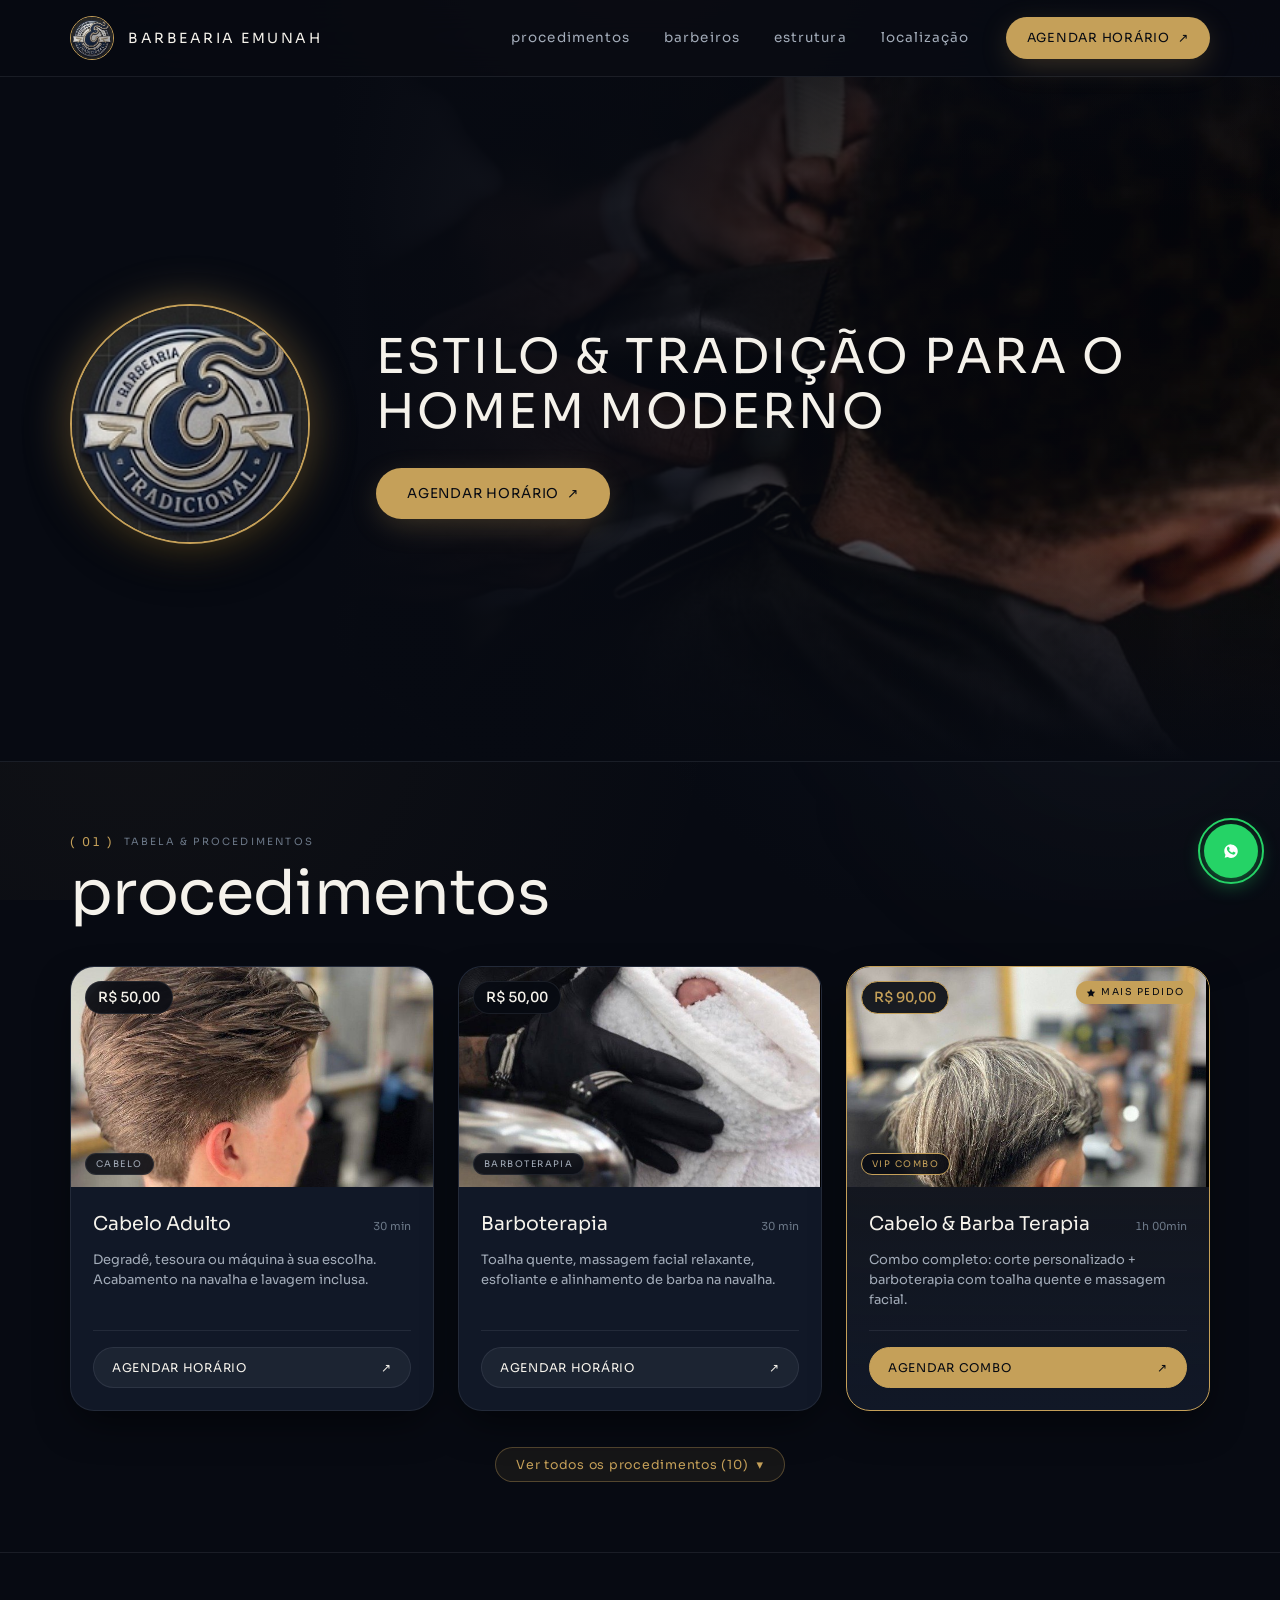
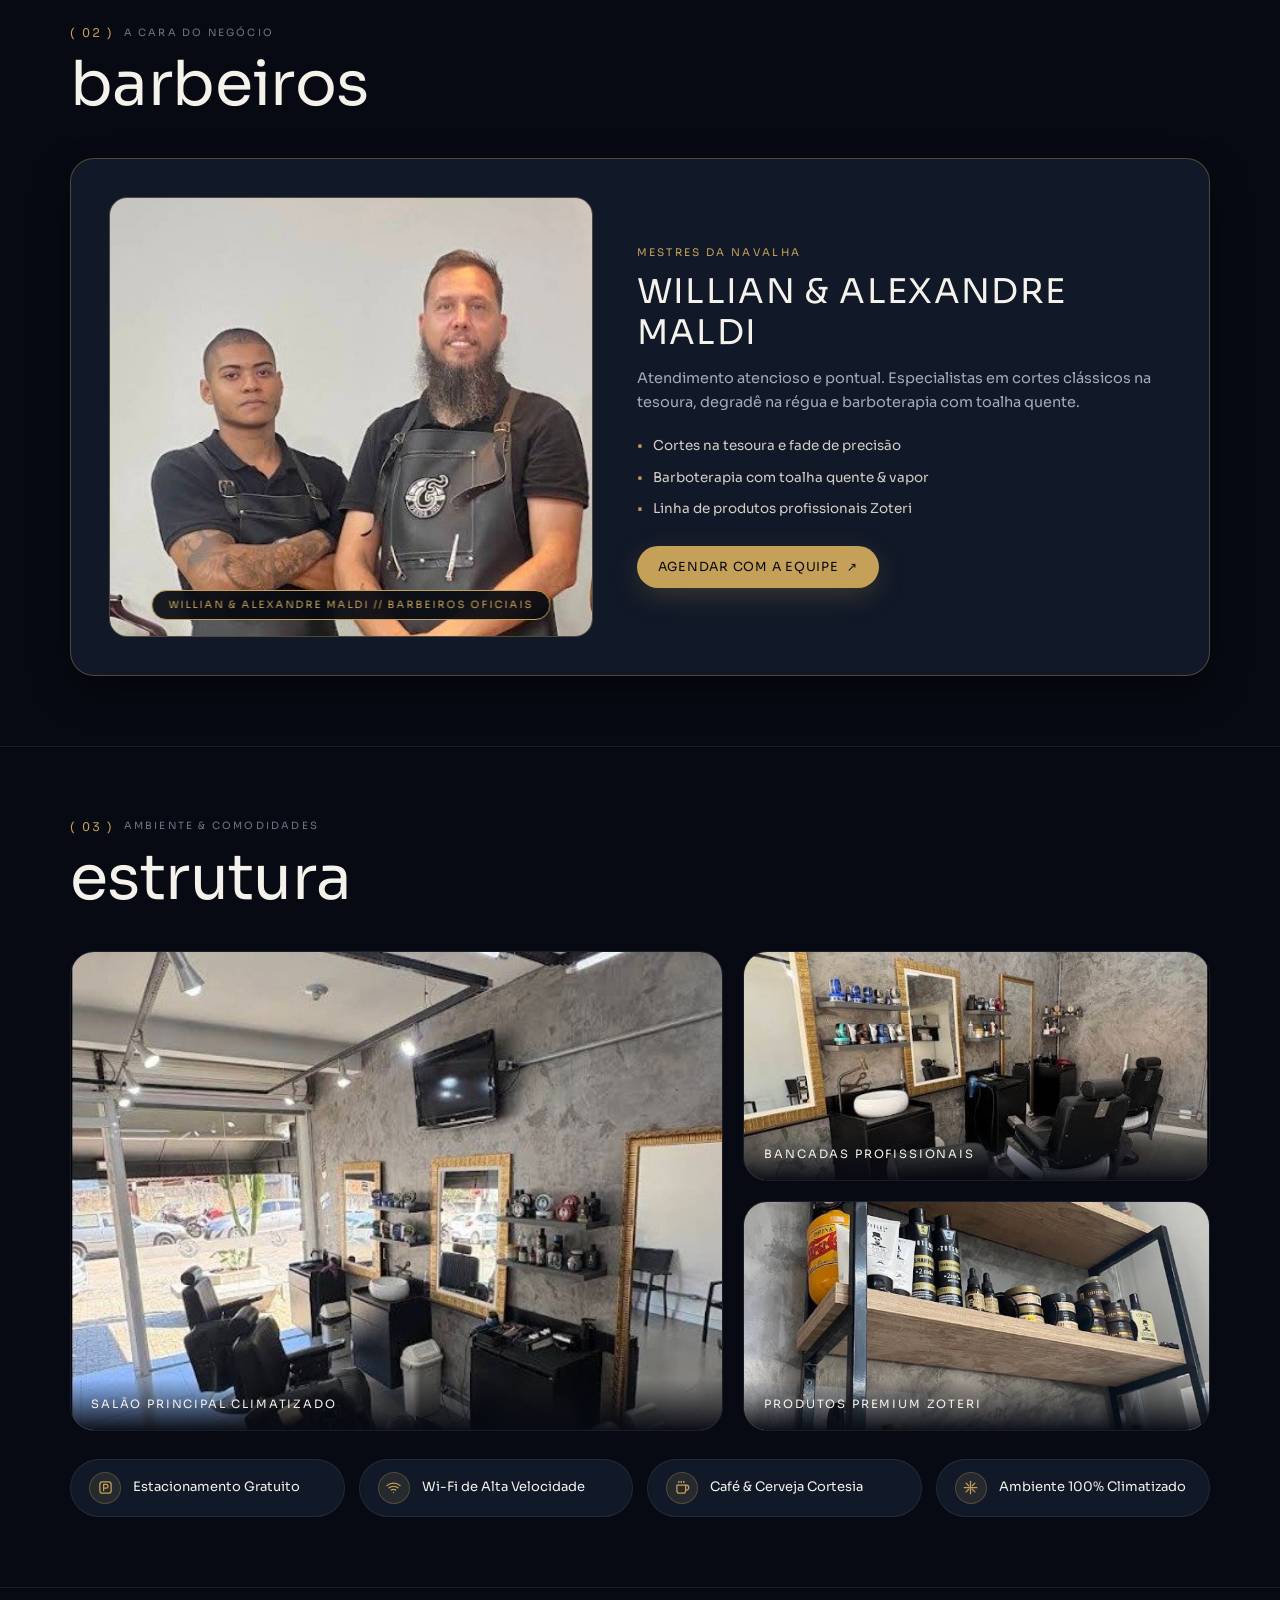
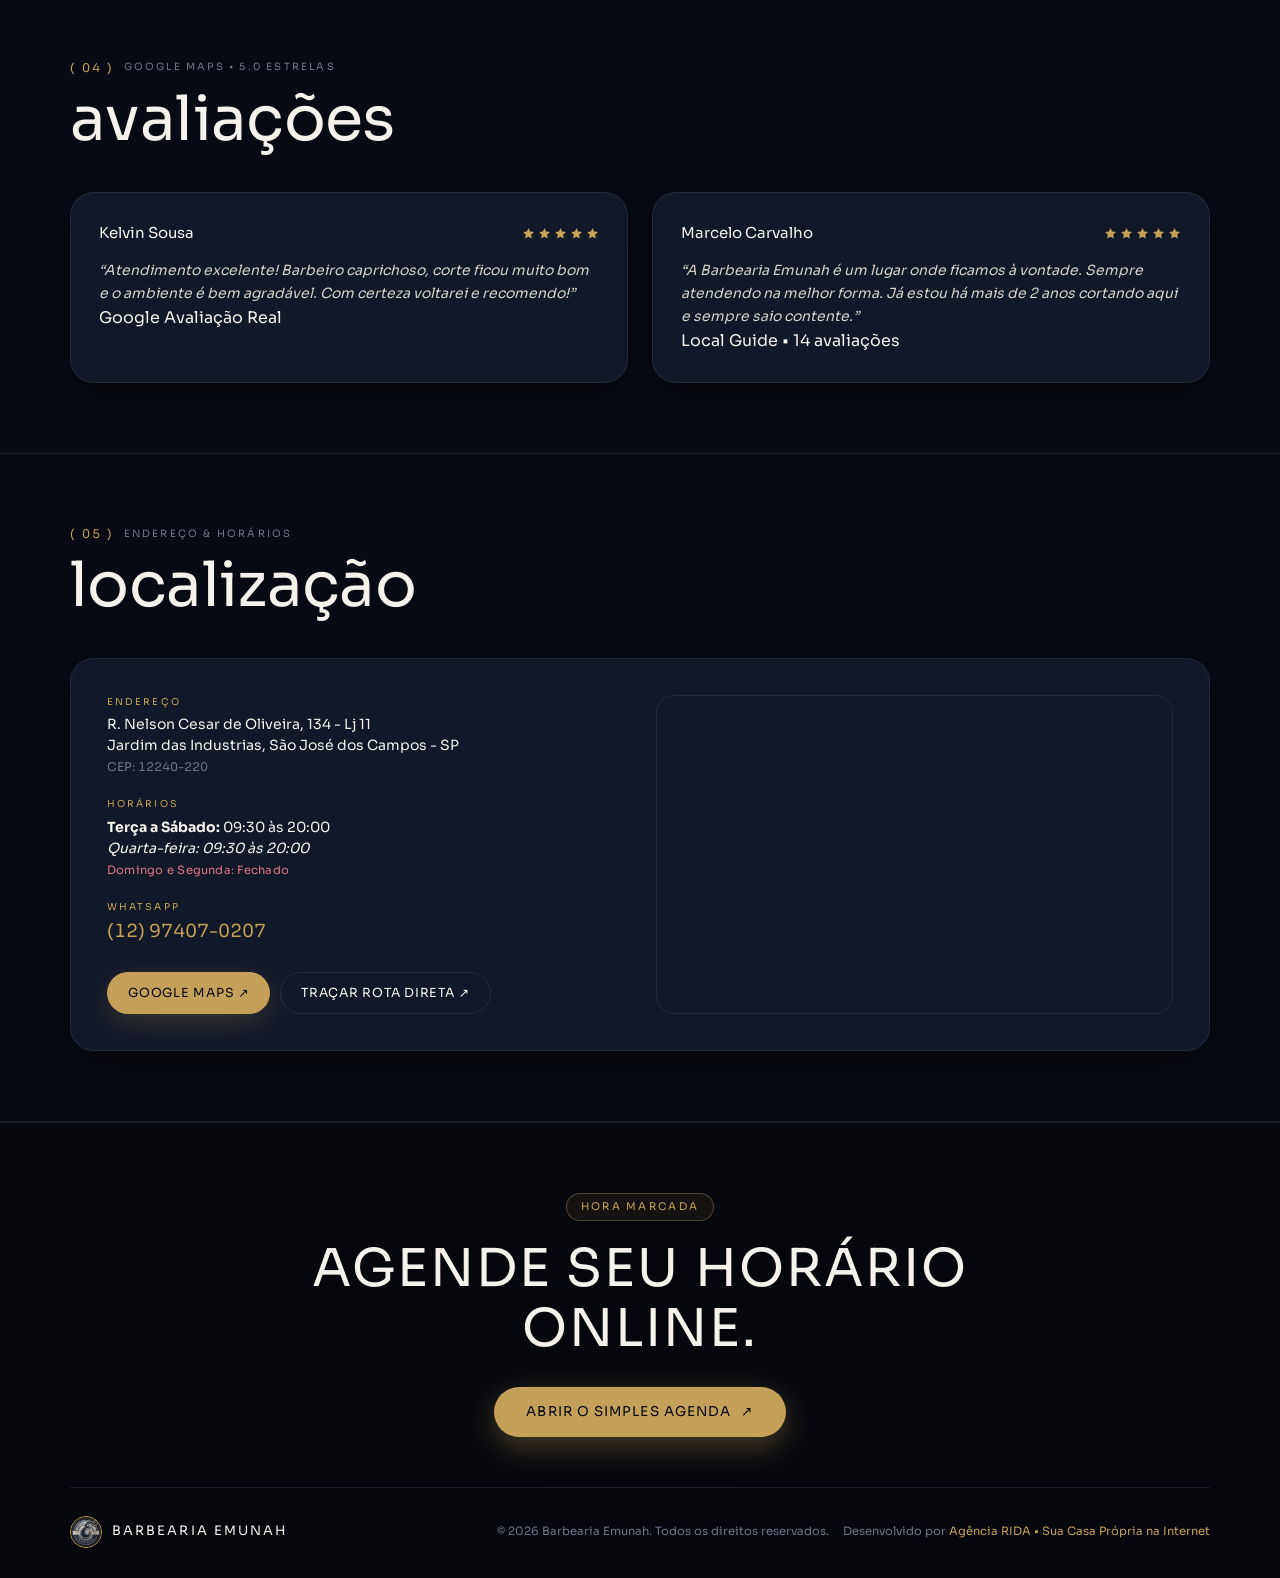
<file: index.html>
<!DOCTYPE html>
<html lang="pt-BR">
<head>
  <meta charset="UTF-8">
  <meta name="viewport" content="width=device-width, initial-scale=1.0">
  <title>Barbearia Emunah • Corte &amp; Barba Tradicional | SJC</title>
  <meta name="description" content="Barbearia tradicional no Jardim das Indústrias em São José dos Campos. Cortes de alta precisão, barboterapia com toalha quente e agendamento online simples.">
  
  <!-- Tipografia Oficial RIDA: Sora Uniform 400 -->
  <link rel="preconnect" href="https://fonts.googleapis.com">
  <link rel="preconnect" href="https://fonts.gstatic.com" crossorigin>
  <link href="https://fonts.googleapis.com/css2?family=Sora:wght@300;400;500;600;700&display=swap" rel="stylesheet">
  
  <!-- Estilos Oficiais -->
  <link rel="stylesheet" href="assets/styles.css">
  
  <!-- Script de Interações & Abertura Splash 1.8s -->
  <script src="assets/app.js" defer></script>
</head>
<body class="bg-nia-canvas">

  <!-- ================= ABERTURA DE ENTRADA (1.8s • TESOURA CORTANDO • SEM BOTÃO • SEM TEXTO) ================= -->
  <div id="siteSplash" class="site-splash" aria-hidden="true">
    <div class="splash-scissors-container">
      <svg class="scissors-svg" viewBox="0 0 240 240" fill="none" xmlns="http://www.w3.org/2000/svg">
        <defs>
          <linearGradient id="goldBladeGrad" x1="120" y1="120" x2="215" y2="120" gradientUnits="userSpaceOnUse">
            <stop offset="0%" stop-color="#C5A059" />
            <stop offset="35%" stop-color="#F5E4B5" />
            <stop offset="70%" stop-color="#C5A059" />
            <stop offset="100%" stop-color="#8E6F33" />
          </linearGradient>
          <linearGradient id="goldBodyGrad" x1="40" y1="60" x2="160" y2="180" gradientUnits="userSpaceOnUse">
            <stop offset="0%" stop-color="#F2D898" />
            <stop offset="50%" stop-color="#C5A059" />
            <stop offset="100%" stop-color="#735520" />
          </linearGradient>
          <linearGradient id="edgeGrad" x1="120" y1="120" x2="215" y2="120" gradientUnits="userSpaceOnUse">
            <stop offset="0%" stop-color="#FFFFFF" stop-opacity="0.95" />
            <stop offset="50%" stop-color="#F7EAC7" stop-opacity="0.85" />
            <stop offset="100%" stop-color="#FFFFFF" stop-opacity="0.95" />
          </linearGradient>
        </defs>

        <!-- METADE SUPERIOR (Lâmina + Haste + Anel com Descanso de Dedo) -->
        <g class="scissor-half half-top">
          <path d="M 120 120 L 212 120 C 205 113 172 108 120 114 Z" fill="url(#goldBladeGrad)" />
          <path d="M 120 120 L 212 120" stroke="url(#edgeGrad)" stroke-width="1.8" stroke-linecap="round" />
          <path d="M 120 116 C 102 122 84 140 68 150" stroke="url(#goldBodyGrad)" stroke-width="6" stroke-linecap="round" fill="none" />
          <circle cx="54" cy="160" r="17" stroke="url(#goldBodyGrad)" stroke-width="4.5" fill="none" />
          <path d="M 40 170 C 30 180 26 191 32 195 C 38 197 44 190 48 178" stroke="url(#goldBodyGrad)" stroke-width="4" stroke-linecap="round" fill="none" />
        </g>

        <!-- METADE INFERIOR (Lâmina + Haste + Anel de Polegar) -->
        <g class="scissor-half half-bottom">
          <path d="M 120 120 L 212 120 C 205 127 172 132 120 126 Z" fill="url(#goldBladeGrad)" />
          <path d="M 120 120 L 212 120" stroke="url(#edgeGrad)" stroke-width="1.8" stroke-linecap="round" />
          <path d="M 120 124 C 102 118 84 100 68 90" stroke="url(#goldBodyGrad)" stroke-width="6" stroke-linecap="round" fill="none" />
          <circle cx="54" cy="80" r="17" stroke="url(#goldBodyGrad)" stroke-width="4.5" fill="none" />
        </g>

        <!-- PIVÔ CENTRAL (Parafuso Regulador de Precisão) -->
        <circle cx="120" cy="120" r="8" fill="#0C121E" stroke="url(#goldBodyGrad)" stroke-width="3" />
        <circle cx="120" cy="120" r="3.5" fill="#F2D898" />
        <!-- Brilho de corte final -->
        <circle cx="170" cy="120" r="6" fill="#FFF8E0" class="blade-gleam" filter="drop-shadow(0 0 6px #F2D898)" />
      </svg>
    </div>
  </div>

  <!-- Fundo Liso com Glow Suave Atmosférico (Sem Grade) -->
  <div class="ambient-glow glow-top" aria-hidden="true"></div>
  <div class="ambient-glow glow-bottom-right" aria-hidden="true"></div>

  <div class="site-wrapper">

    <!-- ================= 1. NAVBAR EDITORIAL LIMPA & ESPAÇADA ================= -->
    <header class="nia-header">
      <div class="container-nia header-nia-row">
        
        <a href="#inicio" class="nia-brand">
          <img src="assets/logo-emunah.png" alt="Barbearia Emunah" class="nia-logo-img">
          <span class="nia-brand-text">BARBEARIA EMUNAH</span>
        </a>

        <div class="nia-header-actions">
          <nav class="nia-nav-links">
            <a href="#procedimentos">procedimentos</a>
            <a href="#barbeiros">barbeiros</a>
            <a href="#estrutura">estrutura</a>
            <a href="#localizacao">localização</a>
          </nav>
          <a href="https://www.simplesagenda.com.br/agendamento_m.php?id=dec3b026b81ee6d890a8f82f75c94a2e" target="_blank" rel="noopener noreferrer" class="nia-btn-pill-gold">
            <span>Agendar Horário</span>
            <span class="arrow-up">↗</span>
          </a>
        </div>

      </div>
    </header>

    <!-- ================= 2. HERO SECTION COM DEGRADÊ NA IMAGEM & LOGO AMPLIADA ================= -->
    <section id="inicio" class="nia-hero-section">
      
      <!-- Fundo com Imagem do Barbeiro & Degradê Atmosférico -->
      <div class="hero-backdrop" aria-hidden="true">
        <img src="assets/hero-barber-action.jpg" alt="" class="hero-backdrop-img">
        <div class="hero-backdrop-gradient"></div>
      </div>

      <div class="container-nia hero-content-relative">
        
        <div class="hero-lockup-with-logo">
          
          <!-- Logo Oficial: SÓ O CÍRCULO, MAIOR E NO CANTO ESQUERDO -->
          <div class="hero-logo-column">
            <img src="assets/logo-emunah.png" alt="Logo Barbearia Emunah" class="hero-logo-circle-only">
          </div>

          <!-- Conteúdo Puro: Apenas Título Principal e Botão para Agendar -->
          <div class="hero-text-column">

            <h1 class="hero-title-balanced">
              ESTILO &amp; TRADIÇÃO PARA O HOMEM MODERNO
            </h1>

            <div class="hero-actions-clean">
              <a href="https://www.simplesagenda.com.br/agendamento_m.php?id=dec3b026b81ee6d890a8f82f75c94a2e" target="_blank" rel="noopener noreferrer" class="nia-btn-pill-gold btn-hero">
                <span>Agendar Horário</span>
                <span class="arrow-up">↗</span>
              </a>
            </div>

          </div>

        </div>

      </div>
    </section>

    <!-- ================= 3. SEÇÃO DE PROCEDIMENTOS (COM BOTÃO EXPANSÍVEL) ================= -->
    <section id="procedimentos" class="nia-section">
      <div class="container-nia">
        
        <div class="nia-section-header">
          <div class="section-meta-left">
            <span class="section-num">( 01 )</span>
            <span class="section-label">TABELA &amp; PROCEDIMENTOS</span>
          </div>
          <h2 class="nia-section-title">procedimentos</h2>
        </div>

        <div class="nia-cards-grid">
          
          <!-- Card 1: Cabelo Adulto -->
          <article class="nia-card">
            <div class="nia-card-media">
              <img src="assets/corte-fade-1.jpg" alt="Cabelo Adulto" class="nia-card-img" loading="lazy">
              <span class="nia-media-badge">CABELO</span>
              <span class="nia-price-badge">R$ 50,00</span>
            </div>
            <div class="nia-card-content">
              <div class="nia-card-title-row">
                <h3 class="nia-card-title">Cabelo Adulto</h3>
                <span class="nia-card-duration">30 min</span>
              </div>
              <p class="nia-card-desc">
                Degradê, tesoura ou máquina à sua escolha. Acabamento na navalha e lavagem inclusa.
              </p>
              <div class="nia-card-action-row">
                <a href="https://www.simplesagenda.com.br/agendamento_m.php?id=dec3b026b81ee6d890a8f82f75c94a2e" target="_blank" rel="noopener noreferrer" class="nia-card-btn">
                  <span>Agendar Horário</span>
                  <span class="arrow">↗</span>
                </a>
              </div>
            </div>
          </article>

          <!-- Card 2: Barboterapia -->
          <article class="nia-card">
            <div class="nia-card-media">
              <img src="assets/barboterapia-toalha.jpg" alt="Barboterapia com Toalha Quente" class="nia-card-img" loading="lazy">
              <span class="nia-media-badge">BARBOTERAPIA</span>
              <span class="nia-price-badge">R$ 50,00</span>
            </div>
            <div class="nia-card-content">
              <div class="nia-card-title-row">
                <h3 class="nia-card-title">Barboterapia</h3>
                <span class="nia-card-duration">30 min</span>
              </div>
              <p class="nia-card-desc">
                Toalha quente, massagem facial relaxante, esfoliante e alinhamento de barba na navalha.
              </p>
              <div class="nia-card-action-row">
                <a href="https://www.simplesagenda.com.br/agendamento_m.php?id=dec3b026b81ee6d890a8f82f75c94a2e" target="_blank" rel="noopener noreferrer" class="nia-card-btn">
                  <span>Agendar Horário</span>
                  <span class="arrow">↗</span>
                </a>
              </div>
            </div>
          </article>

          <!-- Card 3: Cabelo & Barba Terapia (Combo Mais Pedido) -->
          <article class="nia-card nia-card-vip">
            <div class="nia-vip-ribbon">
              <svg class="ribbon-star-icon" width="11" height="11" viewBox="0 0 24 24" fill="currentColor" aria-hidden="true"><polygon points="12 2 15.09 8.26 22 9.27 17 14.14 18.18 21.02 12 17.77 5.82 21.02 7 14.14 2 9.27 8.91 8.26 12 2"/></svg>
              <span>MAIS PEDIDO</span>
            </div>
            <div class="nia-card-media">
              <img src="assets/corte-fade-2.jpg" alt="Combo Cabelo e Barba Terapia" class="nia-card-img" loading="lazy">
              <span class="nia-media-badge badge-gold">VIP COMBO</span>
              <span class="nia-price-badge badge-price-gold">R$ 90,00</span>
            </div>
            <div class="nia-card-content">
              <div class="nia-card-title-row">
                <h3 class="nia-card-title">Cabelo &amp; Barba Terapia</h3>
                <span class="nia-card-duration">1h 00min</span>
              </div>
              <p class="nia-card-desc">
                Combo completo: corte personalizado + barboterapia com toalha quente e massagem facial.
              </p>
              <div class="nia-card-action-row">
                <a href="https://www.simplesagenda.com.br/agendamento_m.php?id=dec3b026b81ee6d890a8f82f75c94a2e" target="_blank" rel="noopener noreferrer" class="nia-card-btn btn-gold-card">
                  <span>Agendar Combo</span>
                  <span class="arrow">↗</span>
                </a>
              </div>
            </div>
          </article>

        </div>

        <!-- Botão Pequeno para Ver Tabela Completa de Procedimentos -->
        <div class="nia-toggle-wrap">
          <button id="toggleMoreServices" type="button" class="nia-btn-toggle-small" aria-expanded="false" aria-controls="extraProceduresList">
            <span class="btn-toggle-text">Ver todos os procedimentos (10)</span>
            <span class="btn-toggle-arrow">▾</span>
          </button>
        </div>

        <!-- Tabela Completa de Demais Procedimentos (Oculta por padrão com botão expansível) -->
        <div id="extraProceduresList" class="nia-services-list-container is-collapsed">
          
          <div class="list-item-row">
            <span class="item-code">01</span>
            <span class="item-name">Barba Express</span>
            <span class="item-meta">Uma altura de máquina e acabamento na máquina shaver • 15min</span>
            <span class="item-price">R$ 35,00</span>
            <a href="https://www.simplesagenda.com.br/agendamento_m.php?id=dec3b026b81ee6d890a8f82f75c94a2e" target="_blank" rel="noopener noreferrer" class="item-btn">Agendar ↗</a>
          </div>

          <div class="list-item-row">
            <span class="item-code">02</span>
            <span class="item-name">Pezinho / Acabamento</span>
            <span class="item-meta">Alinhamento e contorno preciso de nuca e costeletas • 15min</span>
            <span class="item-price">R$ 15,00</span>
            <a href="https://www.simplesagenda.com.br/agendamento_m.php?id=dec3b026b81ee6d890a8f82f75c94a2e" target="_blank" rel="noopener noreferrer" class="item-btn">Agendar ↗</a>
          </div>

          <div class="list-item-row">
            <span class="item-code">03</span>
            <span class="item-name">Sobrancelha</span>
            <span class="item-meta">Design e alinhamento masculino na lâmina descartável • 10min</span>
            <span class="item-price">R$ 10,00</span>
            <a href="https://www.simplesagenda.com.br/agendamento_m.php?id=dec3b026b81ee6d890a8f82f75c94a2e" target="_blank" rel="noopener noreferrer" class="item-btn">Agendar ↗</a>
          </div>

          <div class="list-item-row">
            <span class="item-code">04</span>
            <span class="item-name">Cera Nariz e Orelhas</span>
            <span class="item-meta">Remoção higiênica e rápida de pelos com cera morna • 15min</span>
            <span class="item-price">R$ 25,00</span>
            <a href="https://www.simplesagenda.com.br/agendamento_m.php?id=dec3b026b81ee6d890a8f82f75c94a2e" target="_blank" rel="noopener noreferrer" class="item-btn">Agendar ↗</a>
          </div>

          <div class="list-item-row">
            <span class="item-code">05</span>
            <span class="item-name">Bigode</span>
            <span class="item-meta">Desenho e aparo detalhado de bigode • 15min</span>
            <span class="item-price">R$ 15,00</span>
            <a href="https://www.simplesagenda.com.br/agendamento_m.php?id=dec3b026b81ee6d890a8f82f75c94a2e" target="_blank" rel="noopener noreferrer" class="item-btn">Agendar ↗</a>
          </div>

          <div class="list-item-row">
            <span class="item-code">06</span>
            <span class="item-name">Pigmentação Barba</span>
            <span class="item-meta">Camuflagem sutil de falhas e realce de linhas (Alexandre Maldi) • 30min</span>
            <span class="item-price">R$ 30,00</span>
            <a href="https://www.simplesagenda.com.br/agendamento_m.php?id=dec3b026b81ee6d890a8f82f75c94a2e" target="_blank" rel="noopener noreferrer" class="item-btn">Agendar ↗</a>
          </div>

          <div class="list-item-row">
            <span class="item-code">07</span>
            <span class="item-name">Hidratação Capilar</span>
            <span class="item-meta">Produtos profissionais com touca de calor para melhor resultado • 20min</span>
            <span class="item-price">R$ 35,00</span>
            <a href="https://www.simplesagenda.com.br/agendamento_m.php?id=dec3b026b81ee6d890a8f82f75c94a2e" target="_blank" rel="noopener noreferrer" class="item-btn">Agendar ↗</a>
          </div>

          <div class="list-item-row">
            <span class="item-code">08</span>
            <span class="item-name">Selagem a Partir</span>
            <span class="item-meta">Alisamento e alinhamento de cabelo sem formol (Willian) • 1h 20min</span>
            <span class="item-price">R$ 100,00</span>
            <a href="https://www.simplesagenda.com.br/agendamento_m.php?id=dec3b026b81ee6d890a8f82f75c94a2e" target="_blank" rel="noopener noreferrer" class="item-btn">Agendar ↗</a>
          </div>

          <div class="list-item-row">
            <span class="item-code">09</span>
            <span class="item-name">Barba Terapia Promocional</span>
            <span class="item-meta">Segunda a quarta até as 16h30 (exceto feriados) • 30min</span>
            <span class="item-price">R$ 45,00</span>
            <a href="https://www.simplesagenda.com.br/agendamento_m.php?id=dec3b026b81ee6d890a8f82f75c94a2e" target="_blank" rel="noopener noreferrer" class="item-btn">Agendar ↗</a>
          </div>

          <div class="list-item-row">
            <span class="item-code">10</span>
            <span class="item-name">Cabelo &amp; Barboterapia Promo</span>
            <span class="item-meta">Segunda a quarta até as 16h30 (exceto feriados) • 1h 00min</span>
            <span class="item-price">R$ 80,00</span>
            <a href="https://www.simplesagenda.com.br/agendamento_m.php?id=dec3b026b81ee6d890a8f82f75c94a2e" target="_blank" rel="noopener noreferrer" class="item-btn">Agendar ↗</a>
          </div>

        </div>

      </div>
    </section>

    <!-- ================= 4. SEÇÃO "OS BARBEIROS" (A CARA DO NEGÓCIO) ================= -->
    <section id="barbeiros" class="nia-section">
      <div class="container-nia">
        
        <div class="nia-section-header">
          <div class="section-meta-left">
            <span class="section-num">( 02 )</span>
            <span class="section-label">A CARA DO NEGÓCIO</span>
          </div>
          <h2 class="nia-section-title">barbeiros</h2>
        </div>

        <div class="nia-team-showcase">
          
          <div class="nia-team-image-box">
            <img src="assets/barbeiros-equipe.jpg" alt="Equipe Barbearia Emunah - Willian e Alexandre Maldi" class="nia-team-photo" loading="lazy">
            <div class="nia-team-floating-badge">
              <span>WILLIAN &amp; ALEXANDRE MALDI // BARBEIROS OFICIAIS</span>
            </div>
          </div>

          <div class="nia-team-editorial-text">
            <span class="nia-badge-gold">MESTRES DA NAVALHA</span>
            <h3 class="nia-team-heading">
              WILLIAN &amp; ALEXANDRE MALDI
            </h3>
            <p class="nia-team-body">
              Atendimento atencioso e pontual. Especialistas em cortes clássicos na tesoura, degradê na régua e barboterapia com toalha quente.
            </p>

            <div class="nia-team-perks">
              <div class="perk-pill">
                <span class="perk-bullet">•</span>
                <span>Cortes na tesoura e fade de precisão</span>
              </div>
              <div class="perk-pill">
                <span class="perk-bullet">•</span>
                <span>Barboterapia com toalha quente &amp; vapor</span>
              </div>
              <div class="perk-pill">
                <span class="perk-bullet">•</span>
                <span>Linha de produtos profissionais Zoteri</span>
              </div>
            </div>

            <div class="nia-team-cta-wrap">
              <a href="https://www.simplesagenda.com.br/agendamento_m.php?id=dec3b026b81ee6d890a8f82f75c94a2e" target="_blank" rel="noopener noreferrer" class="nia-btn-pill-gold">
                <span>Agendar com a Equipe</span>
                <span class="arrow-up">↗</span>
              </a>
            </div>

          </div>

        </div>

      </div>
    </section>

    <!-- ================= 5. ESTRUTURA & COMODIDADES ================= -->
    <section id="estrutura" class="nia-section">
      <div class="container-nia">
        
        <div class="nia-section-header">
          <div class="section-meta-left">
            <span class="section-num">( 03 )</span>
            <span class="section-label">AMBIENTE &amp; COMODIDADES</span>
          </div>
          <h2 class="nia-section-title">estrutura</h2>
        </div>

        <div class="nia-gallery-showcase">
          <div class="gallery-card-large">
            <img src="assets/interior-sala.jpg" alt="Salão da Barbearia Emunah" class="gallery-full-img" loading="lazy">
            <div class="gallery-label-box">
              <span>SALÃO PRINCIPAL CLIMATIZADO</span>
            </div>
          </div>

          <div class="gallery-card-half">
            <img src="assets/interior-espelho.jpg" alt="Bancadas e espelhos" class="gallery-full-img" loading="lazy">
            <div class="gallery-label-box">
              <span>BANCADAS PROFISSIONAIS</span>
            </div>
          </div>

          <div class="gallery-card-half">
            <img src="assets/barbearia-produtos.jpg" alt="Produtos Zoteri" class="gallery-full-img" loading="lazy">
            <div class="gallery-label-box">
              <span>PRODUTOS PREMIUM ZOTERI</span>
            </div>
          </div>
        </div>

        <div class="nia-amenities-row">
          <div class="amenity-pill-card">
            <span class="amenity-badge-icon">
              <svg width="15" height="15" viewBox="0 0 24 24" fill="none" stroke="currentColor" stroke-width="2" stroke-linecap="round" stroke-linejoin="round"><rect x="3" y="3" width="18" height="18" rx="4"/><path d="M9 17V7h4a3 3 0 0 1 0 6H9"/></svg>
            </span>
            <span>Estacionamento Gratuito</span>
          </div>
          <div class="amenity-pill-card">
            <span class="amenity-badge-icon">
              <svg width="15" height="15" viewBox="0 0 24 24" fill="none" stroke="currentColor" stroke-width="2" stroke-linecap="round" stroke-linejoin="round"><path d="M5 12.55a11 11 0 0 1 14.08 0"/><path d="M1.42 9a16 16 0 0 1 21.16 0"/><path d="M8.53 16.11a6 6 0 0 1 6.95 0"/><line x1="12" y1="20" x2="12.01" y2="20"/></svg>
            </span>
            <span>Wi-Fi de Alta Velocidade</span>
          </div>
          <div class="amenity-pill-card">
            <span class="amenity-badge-icon">
              <svg width="15" height="15" viewBox="0 0 24 24" fill="none" stroke="currentColor" stroke-width="2" stroke-linecap="round" stroke-linejoin="round"><path d="M17 8h1a4 4 0 1 1 0 8h-1"/><path d="M3 8h14v9a4 4 0 0 1-4 4H7a4 4 0 0 1-4-4Z"/><line x1="6" y1="2" x2="6" y2="4"/><line x1="10" y1="2" x2="10" y2="4"/><line x1="14" y1="2" x2="14" y2="4"/></svg>
            </span>
            <span>Café &amp; Cerveja Cortesia</span>
          </div>
          <div class="amenity-pill-card">
            <span class="amenity-badge-icon">
              <svg width="15" height="15" viewBox="0 0 24 24" fill="none" stroke="currentColor" stroke-width="2" stroke-linecap="round" stroke-linejoin="round"><path d="M2 12h20"/><path d="M12 2v20"/><path d="m4.93 4.93 4.24 4.24"/><path d="m14.83 14.83 4.24 4.24"/><path d="m14.83 9.17 4.24-4.24"/><path d="m4.93 19.07 4.24-4.24"/></svg>
            </span>
            <span>Ambiente 100% Climatizado</span>
          </div>
        </div>

      </div>
    </section>

    <!-- ================= 6. AVALIAÇÕES REAIS ================= -->
    <section id="avaliacoes" class="nia-section">
      <div class="container-nia">
        
        <div class="nia-section-header">
          <div class="section-meta-left">
            <span class="section-num">( 04 )</span>
            <span class="section-label">GOOGLE MAPS • 5.0 ESTRELAS</span>
          </div>
          <h2 class="nia-section-title">avaliações</h2>
        </div>

        <div class="nia-reviews-grid">
          
          <div class="nia-review-card">
            <div class="review-top-meta">
              <span class="reviewer-name">Kelvin Sousa</span>
              <div class="review-stars-group" aria-label="5 de 5 estrelas">
                <svg class="star-icon-gold" width="13" height="13" viewBox="0 0 24 24" fill="#C5A059"><polygon points="12 2 15.09 8.26 22 9.27 17 14.14 18.18 21.02 12 17.77 5.82 21.02 7 14.14 2 9.27 8.91 8.26 12 2"/></svg>
                <svg class="star-icon-gold" width="13" height="13" viewBox="0 0 24 24" fill="#C5A059"><polygon points="12 2 15.09 8.26 22 9.27 17 14.14 18.18 21.02 12 17.77 5.82 21.02 7 14.14 2 9.27 8.91 8.26 12 2"/></svg>
                <svg class="star-icon-gold" width="13" height="13" viewBox="0 0 24 24" fill="#C5A059"><polygon points="12 2 15.09 8.26 22 9.27 17 14.14 18.18 21.02 12 17.77 5.82 21.02 7 14.14 2 9.27 8.91 8.26 12 2"/></svg>
                <svg class="star-icon-gold" width="13" height="13" viewBox="0 0 24 24" fill="#C5A059"><polygon points="12 2 15.09 8.26 22 9.27 17 14.14 18.18 21.02 12 17.77 5.82 21.02 7 14.14 2 9.27 8.91 8.26 12 2"/></svg>
                <svg class="star-icon-gold" width="13" height="13" viewBox="0 0 24 24" fill="#C5A059"><polygon points="12 2 15.09 8.26 22 9.27 17 14.14 18.18 21.02 12 17.77 5.82 21.02 7 14.14 2 9.27 8.91 8.26 12 2"/></svg>
              </div>
            </div>
            <p class="review-statement">
              “Atendimento excelente! Barbeiro caprichoso, corte ficou muito bom e o ambiente é bem agradável. Com certeza voltarei e recomendo!”
            </p>
            <div class="review-footer-badge">
              <span>Google Avaliação Real</span>
            </div>
          </div>

          <div class="nia-review-card">
            <div class="review-top-meta">
              <span class="reviewer-name">Marcelo Carvalho</span>
              <div class="review-stars-group" aria-label="5 de 5 estrelas">
                <svg class="star-icon-gold" width="13" height="13" viewBox="0 0 24 24" fill="#C5A059"><polygon points="12 2 15.09 8.26 22 9.27 17 14.14 18.18 21.02 12 17.77 5.82 21.02 7 14.14 2 9.27 8.91 8.26 12 2"/></svg>
                <svg class="star-icon-gold" width="13" height="13" viewBox="0 0 24 24" fill="#C5A059"><polygon points="12 2 15.09 8.26 22 9.27 17 14.14 18.18 21.02 12 17.77 5.82 21.02 7 14.14 2 9.27 8.91 8.26 12 2"/></svg>
                <svg class="star-icon-gold" width="13" height="13" viewBox="0 0 24 24" fill="#C5A059"><polygon points="12 2 15.09 8.26 22 9.27 17 14.14 18.18 21.02 12 17.77 5.82 21.02 7 14.14 2 9.27 8.91 8.26 12 2"/></svg>
                <svg class="star-icon-gold" width="13" height="13" viewBox="0 0 24 24" fill="#C5A059"><polygon points="12 2 15.09 8.26 22 9.27 17 14.14 18.18 21.02 12 17.77 5.82 21.02 7 14.14 2 9.27 8.91 8.26 12 2"/></svg>
                <svg class="star-icon-gold" width="13" height="13" viewBox="0 0 24 24" fill="#C5A059"><polygon points="12 2 15.09 8.26 22 9.27 17 14.14 18.18 21.02 12 17.77 5.82 21.02 7 14.14 2 9.27 8.91 8.26 12 2"/></svg>
              </div>
            </div>
            <p class="review-statement">
              “A Barbearia Emunah é um lugar onde ficamos à vontade. Sempre atendendo na melhor forma. Já estou há mais de 2 anos cortando aqui e sempre saio contente.”
            </p>
            <div class="review-footer-badge">
              <span>Local Guide • 14 avaliações</span>
            </div>
          </div>

        </div>

      </div>
    </section>

    <!-- ================= 7. LOCALIZAÇÃO & HORÁRIOS ================= -->
    <section id="localizacao" class="nia-section">
      <div class="container-nia">
        
        <div class="nia-section-header">
          <div class="section-meta-left">
            <span class="section-num">( 05 )</span>
            <span class="section-label">ENDEREÇO &amp; HORÁRIOS</span>
          </div>
          <h2 class="nia-section-title">localização</h2>
        </div>

        <div class="nia-location-layout">
          
          <div class="location-details-nia">
            
            <div class="loc-data-block">
              <span class="loc-sub">ENDEREÇO</span>
              <p class="loc-main">
                R. Nelson Cesar de Oliveira, 134 - Lj 11<br>
                Jardim das Industrias, São José dos Campos - SP<br>
                <span class="loc-zip">CEP: 12240-220</span>
              </p>
            </div>

            <div class="loc-data-block">
              <span class="loc-sub">HORÁRIOS</span>
              <p class="loc-main">
                <strong>Terça a Sábado:</strong> 09:30 às 20:00<br>
                <em>Quarta-feira: 09:30 às 20:00</em><br>
                <span class="text-alert">Domingo e Segunda: Fechado</span>
              </p>
            </div>

            <div class="loc-data-block">
              <span class="loc-sub">WHATSAPP</span>
              <p class="loc-phone-gold">(12) 97407-0207</p>
            </div>

            <div class="loc-actions-group">
              <a href="https://maps.app.goo.gl/JrF5C36MJzQLimf66" target="_blank" rel="noopener noreferrer" class="nia-btn-pill-gold">
                <span>Google Maps ↗</span>
              </a>
              <a href="https://encurtador.com.br/bcEKS" target="_blank" rel="noopener noreferrer" class="nia-btn-pill-outline">
                <span>Traçar Rota Direta ↗</span>
              </a>
            </div>

          </div>

          <div class="location-map-wrapper">
            <iframe 
              src="https://maps.google.com/maps?q=R.+Nelson+Cesar+de+Oliveira,+134+-+Lj+11+-+Jardim+das+Industrias,+S%C3%A3o+Jos%C3%A9+dos+Campos+-+SP,+12240-220&amp;t=&amp;z=16&amp;ie=UTF8&amp;iwloc=&amp;output=embed" 
              title="Mapa Barbearia Emunah" 
              width="100%" 
              height="100%" 
              style="border:0;" 
              allowfullscreen="" 
              loading="lazy">
            </iframe>
          </div>

        </div>

      </div>
    </section>

    <!-- ================= 8. FOOTER EDITORIAL ================= -->
    <footer class="nia-footer">
      <div class="container-nia">
        
        <div class="footer-cta-huge">
          <span class="footer-label-pill">HORA MARCADA</span>
          <h2 class="footer-huge-heading">AGENDE SEU HORÁRIO ONLINE.</h2>
          <a href="https://www.simplesagenda.com.br/agendamento_m.php?id=dec3b026b81ee6d890a8f82f75c94a2e" target="_blank" rel="noopener noreferrer" class="footer-big-btn">
            <span>Abrir o Simples Agenda</span>
            <span class="btn-arrow-huge">↗</span>
          </a>
        </div>

        <div class="footer-bottom-bar">
          <div class="footer-brand-wrap">
            <img src="assets/logo-emunah.png" alt="Barbearia Emunah" class="footer-logo">
            <span class="footer-brand-name">BARBEARIA EMUNAH</span>
          </div>

          <div class="footer-credits-wrap">
            <span>© 2026 Barbearia Emunah. Todos os direitos reservados.</span>
            <span>Desenvolvido por <a href="https://rida-eosin.vercel.app/" target="_blank" rel="noopener noreferrer" class="gold-link">Agência RIDA • Sua Casa Própria na Internet</a></span>
          </div>
        </div>

      </div>
    </footer>

    <!-- ================= 9. BOTÃO FLUTUANTE DE WHATSAPP ================= -->
    <aside class="floating-wa-wrap" aria-label="Contato no WhatsApp">
      <a href="https://wa.me/5512974070207?text=Ol%C3%A1%2C+vi+o+site+da+Barbearia+Emunah+e+gostaria+de+agendar+um+hor%C3%A1rio%21" target="_blank" rel="noopener noreferrer" class="floating-wa-circle" title="Falar no WhatsApp">
        <span class="wa-pulse-halo" aria-hidden="true"></span>
        <svg class="wa-icon-direct" viewBox="0 0 24 24" fill="currentColor">
          <path d="M12.031 6.172c-3.181 0-5.767 2.586-5.768 5.766-.001 1.298.38 2.27 1.019 3.287l-.711 2.598 2.669-.699c.969.54 1.83.829 2.791.829h.005c3.18 0 5.766-2.586 5.767-5.766.001-3.181-2.584-5.768-5.766-5.768zm3.387 8.163c-.143.404-.714.772-1.02.812-.306.04-.698.057-2.112-.527-1.808-.747-2.983-2.593-3.073-2.713-.09-.12-0.732-.974-.732-1.859 0-.885.464-1.32.628-1.498.165-.178.36-.223.48-.223.12 0 .24.001.345.006.111.005.26-.042.406.31.15.361.51 1.246.555 1.336.045.09.075.195.015.315-.06.12-.09.195-.18.3-.09.105-.188.234-.27.315-.09.09-.184.188-.079.368.105.18.468.772 1.005 1.25.69.615 1.272.806 1.452.896.18.09.285.075.39-.045.105-.12.45-.525.57-.705.12-.18.24-.15.405-.09.165.06 1.05.495 1.23.585.18.09.3.135.345.21.045.075.045.435-.098.839z"/>
        </svg>
      </a>
    </aside>

  </div>

</body>
</html>
</file>
<file: assets/styles.css>
/* ==========================================================================
   AGÊNCIA RIDA • BARBEARIA EMUNAH
   Estética Nia Creative Refinada • Tipografia Sora Uniform 400 Equilibrada
   Logo do Lado da Headline • Textos Enxutos • Fundo Liso Sem Grade
   ========================================================================== */

/* 1. VARIÁVEIS OFICIAIS DO DESIGN SYSTEM */
:root {
  --bg-deep: #070a12;
  --bg-surface: #0c121e;
  --bg-card: #111827;
  --bg-card-hover: #162033;
  --border-subtle: rgba(163, 172, 185, 0.12);
  --border-gold: rgba(197, 160, 89, 0.35);

  /* Ouro Envelhecido (Aged Gold) */
  --color-gold: #c5a059;
  --color-gold-hover: #d8b368;
  --color-gold-muted: rgba(197, 160, 89, 0.2);

  /* Cinza Vintage & Off-White */
  --color-silver: #a3acb9;
  --color-silver-muted: #6b7787;
  --color-offwhite: #f5f2eb;
  --color-offwhite-dim: #d4d0c5;

  /* WhatsApp */
  --color-whatsapp: #25d366;
  --color-whatsapp-hover: #20bd5a;

  /* Tipografia Obrigatória RIDA: Sora Uniform 400 */
  --font-sora: 'Sora', system-ui, -apple-system, BlinkMacSystemFont, sans-serif;

  /* Raios de Arredondamento */
  --radius-pill: 9999px;
  --radius-card: 24px;
  --radius-media: 18px;

  /* Transições Físicas */
  --spring-duration: 0.24s;
  --spring-ease: cubic-bezier(0.16, 1, 0.3, 1);
  --shadow-nia: 0 16px 40px -10px rgba(0, 0, 0, 0.65);
  --shadow-gold: 0 8px 30px -4px rgba(197, 160, 89, 0.28);
}

/* 2. RESET */
*, *::before, *::after {
  margin: 0;
  padding: 0;
  box-sizing: border-box;
}

html {
  scroll-behavior: smooth;
  scroll-padding-top: 90px;
}

body {
  width: 100%;
  min-height: 100vh;
  background-color: var(--bg-deep);
  color: var(--color-offwhite);
  font-family: var(--font-sora);
  font-weight: 400; /* Regra de Ouro Sora Uniform */
  line-height: 1.6;
  overflow-x: hidden;
  -webkit-font-smoothing: antialiased;
  -moz-osx-font-smoothing: grayscale;
}

/* 2.5. ABERTURA DE ENTRADA (1.8s • TESOURA CORTANDO • PROFISSIONAL) */
.site-splash {
  position: fixed;
  inset: 0;
  z-index: 99999;
  background-color: var(--bg-deep);
  display: flex;
  align-items: center;
  justify-content: center;
  pointer-events: all;
  opacity: 1;
  visibility: visible;
  transition: opacity 0.45s cubic-bezier(0.16, 1, 0.3, 1),
              visibility 0.45s ease,
              transform 0.45s cubic-bezier(0.16, 1, 0.3, 1);
  will-change: opacity, transform, visibility;
  overflow: hidden;
}

.site-splash::before {
  content: '';
  position: absolute;
  width: 500px;
  height: 500px;
  border-radius: 50%;
  background: radial-gradient(circle, rgba(197, 160, 89, 0.12) 0%, rgba(7, 10, 18, 0) 70%);
  pointer-events: none;
}

.site-splash.fade-out {
  opacity: 0;
  visibility: hidden;
  pointer-events: none;
  transform: scale(1.04);
}

.splash-scissors-container {
  position: relative;
  width: 200px;
  height: 200px;
  display: flex;
  align-items: center;
  justify-content: center;
}

.scissors-svg {
  width: 100%;
  height: 100%;
  overflow: visible;
  filter: drop-shadow(0 12px 30px rgba(0, 0, 0, 0.85)) drop-shadow(0 0 18px rgba(197, 160, 89, 0.3));
}

.scissor-half {
  transform-origin: 120px 120px;
  will-change: transform;
}

.half-top {
  animation: cutSnipTop 1.4s cubic-bezier(0.25, 1, 0.5, 1) forwards;
}

.half-bottom {
  animation: cutSnipBottom 1.4s cubic-bezier(0.25, 1, 0.5, 1) forwards;
}

@keyframes cutSnipTop {
  0% {
    transform: rotate(0deg);
  }
  18% {
    transform: rotate(-24deg);
  }
  34% {
    transform: rotate(2deg);
  }
  48% {
    transform: rotate(-16deg);
  }
  64% {
    transform: rotate(1deg);
  }
  78% {
    transform: rotate(-5deg);
  }
  90%, 100% {
    transform: rotate(0deg);
  }
}

@keyframes cutSnipBottom {
  0% {
    transform: rotate(0deg);
  }
  18% {
    transform: rotate(24deg);
  }
  34% {
    transform: rotate(-2deg);
  }
  48% {
    transform: rotate(16deg);
  }
  64% {
    transform: rotate(-1deg);
  }
  78% {
    transform: rotate(5deg);
  }
  90%, 100% {
    transform: rotate(0deg);
  }
}

.blade-gleam {
  animation: gleamPulse 1.4s ease forwards;
}

@keyframes gleamPulse {
  0%, 60% { opacity: 0; }
  70% { opacity: 0.9; }
  100% { opacity: 0.25; }
}

/* 3. FUNDO LISO (SEM GRADE) */
.bg-nia-canvas {
  position: relative;
  background-color: var(--bg-deep);
  background-image: 
    radial-gradient(ellipse 65% 45% at 50% -5%, rgba(197, 160, 89, 0.1) 0%, transparent 65%),
    radial-gradient(circle at 90% 40%, rgba(17, 24, 39, 0.6) 0%, transparent 50%),
    radial-gradient(circle at 10% 75%, rgba(197, 160, 89, 0.05) 0%, transparent 45%);
  background-attachment: fixed;
  background-repeat: no-repeat;
  min-height: 100vh;
}

.ambient-glow {
  position: fixed;
  border-radius: 50%;
  filter: blur(120px);
  pointer-events: none;
  z-index: 1;
}

.glow-top {
  top: -160px;
  left: 50%;
  transform: translateX(-50%);
  width: 700px;
  height: 350px;
  background: radial-gradient(circle, rgba(197, 160, 89, 0.15) 0%, transparent 70%);
}

.glow-bottom-right {
  bottom: 0%;
  right: -80px;
  width: 480px;
  height: 480px;
  background: radial-gradient(circle, rgba(197, 160, 89, 0.07) 0%, transparent 70%);
}

.site-wrapper {
  position: relative;
  z-index: 10;
  display: flex;
  flex-direction: column;
  width: 100%;
}

.container-nia {
  width: 90%;
  max-width: 1140px;
  margin: 0 auto;
}

h1, h2, h3, h4, p, span, a, button {
  font-family: var(--font-sora);
  font-weight: 400; /* Regra de Ouro Sora Uniform */
}

.arrow-up, .arrow {
  display: inline-block;
  transition: transform var(--spring-duration) var(--spring-ease);
}

a:hover .arrow-up, a:hover .arrow {
  transform: translate(2px, -2px);
}

/* 4. NAVBAR EDITORIAL FLUTUANTE */
.nia-header {
  position: sticky;
  top: 0;
  width: 100%;
  padding: 16px 0;
  background: rgba(7, 10, 18, 0.88);
  backdrop-filter: blur(20px);
  -webkit-backdrop-filter: blur(20px);
  border-bottom: 1px solid var(--border-subtle);
  z-index: 100;
}

.header-nia-row {
  display: flex;
  align-items: center;
  justify-content: space-between;
  gap: 20px;
}

.nia-brand {
  display: flex;
  align-items: center;
  gap: 14px;
  text-decoration: none;
}

.nia-logo-img {
  width: 44px;
  height: 44px;
  border-radius: 50%;
  object-fit: cover;
  border: 1.5px solid var(--color-gold);
}

.nia-brand-text {
  font-size: 14px;
  letter-spacing: 0.18em;
  color: var(--color-offwhite);
  text-transform: uppercase;
}

.nia-header-actions {
  display: flex;
  align-items: center;
  gap: 36px;
}

.nia-nav-links {
  display: flex;
  align-items: center;
  gap: 34px;
}

.nia-nav-links a {
  font-size: 13.5px;
  letter-spacing: 0.08em;
  color: var(--color-silver);
  text-decoration: none;
  text-transform: lowercase;
  transition: color var(--spring-duration) var(--spring-ease);
  padding: 4px 0;
}

.nia-nav-links a:hover {
  color: var(--color-gold);
}

.nia-btn-pill-gold {
  display: inline-flex;
  align-items: center;
  gap: 8px;
  padding: 10px 20px;
  background: var(--color-gold);
  color: #070a12;
  border-radius: var(--radius-pill);
  font-size: 12.5px;
  letter-spacing: 0.06em;
  text-decoration: none;
  text-transform: uppercase;
  font-weight: 500;
  box-shadow: var(--shadow-gold);
  transition: transform var(--spring-duration) var(--spring-ease),
              background-color var(--spring-duration) ease,
              box-shadow var(--spring-duration) ease;
  cursor: pointer;
  border: 1px solid transparent;
}

.nia-btn-pill-gold:hover {
  background: var(--color-gold-hover);
  transform: translateY(-2px);
  box-shadow: 0 8px 30px rgba(197, 160, 89, 0.45);
}

.nia-btn-pill-gold:active {
  transform: scale(0.97) !important;
  transition: transform 80ms cubic-bezier(0.2, 0, 0, 1) !important;
}

.nia-btn-pill-outline {
  display: inline-flex;
  align-items: center;
  gap: 8px;
  padding: 10px 20px;
  background: transparent;
  color: var(--color-offwhite);
  border: 1px solid var(--border-subtle);
  border-radius: var(--radius-pill);
  font-size: 12.5px;
  letter-spacing: 0.06em;
  text-decoration: none;
  text-transform: uppercase;
  transition: transform var(--spring-duration) var(--spring-ease),
              border-color var(--spring-duration) ease,
              background-color var(--spring-duration) ease,
              color var(--spring-duration) ease;
  cursor: pointer;
}

.nia-btn-pill-outline:hover {
  border-color: var(--color-gold);
  color: var(--color-gold);
  background: rgba(197, 160, 89, 0.06);
}

.nia-btn-pill-outline:active {
  transform: scale(0.97) !important;
  transition: transform 80ms cubic-bezier(0.2, 0, 0, 1) !important;
}

@media (max-width: 960px) and (min-width: 761px) {
  .nia-nav-links {
    gap: 20px;
  }
}

@media (max-width: 760px) {
  .nia-nav-links { display: none; }
}

/* 5. HERO SECTION COM O LOGO DO LADO (LETRA MENOR & SORA 400 & DEGRADÊ NA IMAGEM) */
.nia-hero-section {
  position: relative;
  min-height: calc(85vh - 80px);
  display: flex;
  align-items: center;
  padding: 130px 0 120px 0;
  border-bottom: 1px solid var(--border-subtle);
  overflow: hidden;
  background-color: var(--bg-deep);
}

.hero-backdrop {
  position: absolute;
  inset: 0;
  width: 100%;
  height: 100%;
  pointer-events: none;
  z-index: 1;
  overflow: hidden;
}

.hero-backdrop-img {
  position: absolute;
  top: 0;
  right: 0;
  width: 100%;
  height: 100%;
  object-fit: cover;
  object-position: right 35%;
  opacity: 0.55;
  filter: saturate(1.15) contrast(1.1);
}

.hero-backdrop-gradient {
  position: absolute;
  inset: 0;
  width: 100%;
  height: 100%;
  background: 
    linear-gradient(90deg, #070a12 0%, #070a12 26%, rgba(7, 10, 18, 0.88) 48%, rgba(7, 10, 18, 0.38) 72%, rgba(7, 10, 18, 0.12) 100%),
    linear-gradient(180deg, rgba(7, 10, 18, 0.5) 0%, transparent 20%, transparent 65%, #070a12 100%);
}

.hero-content-relative {
  position: relative;
  z-index: 2;
  width: 100%;
}

.hero-lockup-with-logo {
  display: grid;
  grid-template-columns: 250px 1fr;
  align-items: center;
  gap: 56px;
}

.hero-logo-column {
  display: flex;
  justify-content: flex-start;
  align-items: center;
  flex-shrink: 0;
}

/* SÓ ELA, O CÍRCULO PURO: MAIOR E MAIS NO CANTO */
.hero-logo-circle-only {
  width: 240px;
  height: 240px;
  border-radius: 50%;
  object-fit: cover;
  border: 2.5px solid var(--color-gold);
  box-shadow: 0 0 46px rgba(197, 160, 89, 0.42), 0 16px 40px rgba(0, 0, 0, 0.82);
  background: var(--bg-surface);
  transition: transform 0.35s cubic-bezier(0.16, 1, 0.3, 1), box-shadow 0.35s ease;
  display: block;
}

.hero-logo-circle-only:hover {
  transform: scale(1.05);
  box-shadow: 0 0 60px rgba(197, 160, 89, 0.6), 0 20px 48px rgba(0, 0, 0, 0.95);
}

.hero-text-column {
  display: flex;
  flex-direction: column;
  align-items: flex-start;
}

.label-pill {
  display: inline-flex;
  align-items: center;
  gap: 8px;
  font-size: 10.5px;
  letter-spacing: 0.22em;
  color: var(--color-gold);
  text-transform: uppercase;
  padding: 5px 14px;
  border-radius: var(--radius-pill);
  background: rgba(197, 160, 89, 0.08);
  border: 1px solid var(--border-gold);
  margin-bottom: 18px;
}

/* Letra Menor e em Sora 400 */
.hero-title-balanced {
  font-size: clamp(26px, 3.8vw, 48px);
  line-height: 1.16;
  letter-spacing: 0.05em;
  text-transform: uppercase;
  color: var(--color-offwhite);
  font-weight: 400; /* Regra RIDA: Peso 400 uniforme */
  max-width: 800px;
}

.hero-desc-short {
  font-size: 15px;
  line-height: 1.6;
  color: var(--color-silver);
  margin-top: 14px;
  max-width: 580px;
  font-weight: 400;
}

.hero-actions-clean {
  display: flex;
  flex-wrap: wrap;
  align-items: center;
  gap: 14px;
  margin-top: 28px;
}

.btn-hero {
  padding: 14px 30px;
  font-size: 13.5px;
}

.hero-pill-badges {
  display: flex;
  align-items: center;
  flex-wrap: wrap;
  gap: 10px;
  margin-top: 28px;
}

.quick-pill {
  font-size: 11px;
  letter-spacing: 0.08em;
  color: var(--color-silver-muted);
  background: rgba(17, 24, 39, 0.7);
  border: 1px solid var(--border-subtle);
  padding: 6px 14px;
  border-radius: var(--radius-pill);
}

@media (max-width: 640px) {
  .nia-hero-section {
    min-height: auto;
    padding: 90px 0 75px 0;
  }
  .hero-backdrop-img {
    object-position: center 30%;
    opacity: 0.25;
  }
  .hero-backdrop-gradient {
    background: 
      linear-gradient(180deg, rgba(7, 10, 18, 0.88) 0%, rgba(7, 10, 18, 0.65) 45%, rgba(7, 10, 18, 0.94) 85%, #070a12 100%),
      linear-gradient(90deg, rgba(7, 10, 18, 0.75) 0%, transparent 50%, rgba(7, 10, 18, 0.75) 100%);
  }
  .hero-lockup-with-logo {
    grid-template-columns: 1fr;
    text-align: center;
    gap: 24px;
  }
  .hero-logo-column {
    justify-content: center;
  }
  .hero-logo-circle-only {
    width: 160px;
    height: 160px;
    margin: 0 auto;
  }
  .splash-scissors-container {
    width: 150px;
    height: 150px;
  }
  .hero-text-column {
    align-items: center;
  }
  .hero-actions-clean {
    justify-content: center;
  }
}

/* 6. SEÇÕES GERAIS */
.nia-section {
  padding: 70px 0;
  border-bottom: 1px solid var(--border-subtle);
}

.nia-section-header {
  margin-bottom: 40px;
}

.section-meta-left {
  display: flex;
  align-items: center;
  gap: 10px;
  margin-bottom: 10px;
}

.section-num {
  font-size: 12px;
  letter-spacing: 0.16em;
  color: var(--color-gold);
}

.section-label {
  font-size: 10px;
  letter-spacing: 0.22em;
  color: var(--color-silver-muted);
  text-transform: uppercase;
}

.nia-section-title {
  font-size: clamp(34px, 5.2vw, 62px);
  line-height: 1.05;
  letter-spacing: -0.01em;
  color: var(--color-offwhite);
  text-transform: lowercase;
  font-weight: 400;
}

/* 7. CARDS DE SERVIÇOS & SPOTLIGHT EFFECT */
.nia-cards-grid {
  display: grid;
  grid-template-columns: repeat(3, 1fr);
  gap: 24px;
}

@media (max-width: 1040px) and (min-width: 681px) {
  .nia-cards-grid {
    grid-template-columns: repeat(2, 1fr);
    gap: 20px;
  }
  .nia-card:last-child {
    grid-column: span 2;
  }
}

@media (max-width: 680px) {
  .nia-cards-grid {
    grid-template-columns: 1fr;
    gap: 18px;
  }
}

/* Spotlight Radial Glow (21stdev / shadcn / emil-design-eng) */
.nia-card, .nia-review-card, .amenity-pill-card, .nia-team-showcase, .nia-location-layout {
  position: relative;
  --mouse-x: -1000px;
  --mouse-y: -1000px;
}

.nia-card::before, .nia-review-card::before, .amenity-pill-card::before, .nia-team-showcase::before, .nia-location-layout::before {
  content: '';
  position: absolute;
  inset: 0;
  border-radius: inherit;
  background: radial-gradient(420px circle at var(--mouse-x) var(--mouse-y), rgba(197, 160, 89, 0.09), transparent 40%);
  pointer-events: none;
  opacity: 0;
  transition: opacity 0.3s ease;
  z-index: 2;
}

.nia-card:hover::before, .nia-review-card:hover::before, .amenity-pill-card:hover::before, .nia-team-showcase:hover::before, .nia-location-layout:hover::before {
  opacity: 1;
}

.nia-card {
  display: flex;
  flex-direction: column;
  background: var(--bg-card);
  border: 1px solid var(--border-subtle);
  border-radius: var(--radius-card);
  overflow: hidden;
  box-shadow: var(--shadow-nia);
  position: relative;
  transition: transform var(--spring-duration) var(--spring-ease),
              border-color var(--spring-duration) var(--spring-ease),
              box-shadow var(--spring-duration) var(--spring-ease);
}

.nia-card:hover {
  transform: translateY(-6px);
  border-color: var(--border-gold);
  box-shadow: 0 20px 45px -10px rgba(0, 0, 0, 0.75), 0 0 24px rgba(197, 160, 89, 0.12);
}

.nia-card:active {
  transform: scale(0.985);
  transition: transform 90ms ease-out;
}

.nia-card-vip {
  border-color: var(--color-gold);
  background: linear-gradient(180deg, rgba(197, 160, 89, 0.08) 0%, var(--bg-card) 100%);
}

.nia-vip-ribbon {
  position: absolute;
  top: 14px;
  right: 14px;
  display: inline-flex;
  align-items: center;
  gap: 5px;
  background: var(--color-gold);
  color: #070a12;
  font-size: 9.5px;
  letter-spacing: 0.16em;
  padding: 4px 10px;
  border-radius: var(--radius-pill);
  font-weight: 600;
  z-index: 5;
}

.ribbon-star-icon {
  flex-shrink: 0;
  width: 10px;
  height: 10px;
}

.nia-card-media {
  position: relative;
  width: 100%;
  height: 220px;
  overflow: hidden;
}

.nia-card-img {
  width: 100%;
  height: 100%;
  object-fit: cover;
  transition: transform 0.5s ease;
}

.nia-card:hover .nia-card-img {
  transform: scale(1.05);
}

.nia-media-badge {
  position: absolute;
  bottom: 12px;
  left: 14px;
  background: rgba(7, 10, 18, 0.85);
  backdrop-filter: blur(8px);
  border: 1px solid var(--border-subtle);
  color: var(--color-silver);
  font-size: 9px;
  letter-spacing: 0.16em;
  padding: 3px 10px;
  border-radius: var(--radius-pill);
}

.badge-gold {
  border-color: var(--color-gold);
  color: var(--color-gold);
}

.nia-price-badge {
  position: absolute;
  top: 14px;
  left: 14px;
  background: rgba(7, 10, 18, 0.9);
  backdrop-filter: blur(8px);
  border: 1px solid var(--border-subtle);
  color: var(--color-offwhite);
  font-size: 14px;
  font-weight: 500;
  padding: 4px 12px;
  border-radius: var(--radius-pill);
}

.badge-price-gold {
  border-color: var(--color-gold);
  color: var(--color-gold);
}

.nia-card-content {
  display: flex;
  flex-direction: column;
  padding: 22px;
  flex-grow: 1;
}

.nia-card-title-row {
  display: flex;
  align-items: baseline;
  justify-content: space-between;
  gap: 8px;
}

.nia-card-title {
  font-size: 19px;
  color: var(--color-offwhite);
  font-weight: 400;
}

.nia-card-duration {
  font-size: 11px;
  color: var(--color-silver-muted);
}

.nia-card-desc {
  font-size: 13px;
  color: var(--color-silver);
  line-height: 1.55;
  margin-top: 10px;
  flex-grow: 1;
  font-weight: 400;
}

.nia-card-action-row {
  margin-top: 20px;
  padding-top: 16px;
  border-top: 1px solid var(--border-subtle);
}

.nia-card-btn {
  display: inline-flex;
  align-items: center;
  justify-content: space-between;
  width: 100%;
  padding: 10px 18px;
  background: rgba(163, 172, 185, 0.08);
  border: 1px solid var(--border-subtle);
  color: var(--color-offwhite);
  border-radius: var(--radius-pill);
  font-size: 12px;
  letter-spacing: 0.06em;
  text-decoration: none;
  text-transform: uppercase;
  transition: transform var(--spring-duration) var(--spring-ease),
              background-color var(--spring-duration) ease,
              border-color var(--spring-duration) ease,
              color var(--spring-duration) ease;
}

.nia-card-btn:hover {
  background: var(--color-gold);
  color: #070a12;
  border-color: var(--color-gold);
}

.nia-card-btn:active {
  transform: scale(0.97) !important;
  transition: transform 80ms cubic-bezier(0.2, 0, 0, 1) !important;
}

.btn-gold-card {
  background: var(--color-gold);
  color: #070a12;
  border-color: var(--color-gold);
  font-weight: 500;
}

.btn-gold-card:hover {
  background: var(--color-gold-hover);
}

.btn-gold-card:active {
  transform: scale(0.97) !important;
  transition: transform 80ms cubic-bezier(0.2, 0, 0, 1) !important;
}

/* Botão Pequeno para Ver Tabela Completa de Procedimentos */
.nia-toggle-wrap {
  display: flex;
  justify-content: center;
  margin-top: 36px;
}

.nia-btn-toggle-small {
  display: inline-flex;
  align-items: center;
  gap: 8px;
  background: rgba(197, 160, 89, 0.08);
  border: 1px solid var(--border-gold);
  color: var(--color-gold);
  font-family: var(--font-sora);
  font-size: 12.5px;
  font-weight: 400;
  letter-spacing: 0.06em;
  padding: 8px 20px;
  border-radius: var(--radius-pill);
  cursor: pointer;
  transition: transform var(--spring-duration) var(--spring-ease),
              background-color var(--spring-duration) ease,
              box-shadow var(--spring-duration) ease,
              color var(--spring-duration) ease;
}

.nia-btn-toggle-small:hover {
  background: var(--color-gold);
  color: #070a12;
  box-shadow: 0 4px 18px rgba(197, 160, 89, 0.3);
  transform: translateY(-1px);
}

.nia-btn-toggle-small:active {
  transform: scale(0.97) !important;
  transition: transform 80ms cubic-bezier(0.2, 0, 0, 1) !important;
}

.btn-toggle-arrow {
  font-size: 13px;
  transition: transform var(--spring-duration) ease;
}

/* Lista Compacta de Serviços */
.nia-services-list-container {
  display: flex;
  flex-direction: column;
  margin-top: 28px;
  border-top: 1px solid var(--border-subtle);
}

.nia-services-list-container.is-collapsed {
  display: none;
}

.nia-services-list-container.is-expanded {
  display: flex;
  animation: fadeInDown 0.3s ease forwards;
}

@keyframes fadeInDown {
  from {
    opacity: 0;
    transform: translateY(-6px);
  }
  to {
    opacity: 1;
    transform: translateY(0);
  }
}

.list-item-row {
  display: grid;
  grid-template-columns: 50px 1.8fr 2fr 90px 120px;
  align-items: center;
  padding: 18px 10px;
  border-bottom: 1px solid var(--border-subtle);
  transition: background-color var(--spring-duration) var(--spring-ease);
}

.list-item-row:hover {
  background: rgba(197, 160, 89, 0.04);
}

.item-code {
  font-size: 11px;
  color: var(--color-gold);
}

.item-name {
  font-size: 14.5px;
  color: var(--color-offwhite);
  font-weight: 400;
}

.item-meta {
  font-size: 12.5px;
  color: var(--color-silver-muted);
  font-weight: 400;
}

.item-price {
  font-size: 14.5px;
  color: var(--color-gold);
}

.item-btn {
  font-size: 11.5px;
  letter-spacing: 0.08em;
  color: var(--color-silver);
  text-decoration: none;
  text-transform: uppercase;
  text-align: right;
  transition: color var(--spring-duration) var(--spring-ease),
              transform var(--spring-duration) ease;
}

.item-btn:hover {
  color: var(--color-gold);
}

.item-btn:active {
  transform: scale(0.96) !important;
}

@media (max-width: 900px) {
  .list-item-row {
    grid-template-columns: 1fr auto auto;
    gap: 12px;
    align-items: center;
    padding: 14px 4px;
  }
  .item-meta {
    display: none;
  }
  .item-code {
    display: none;
  }
  .item-name {
    font-size: 13.5px;
  }
  .item-price {
    font-size: 13.5px;
    font-weight: 500;
  }
  .item-btn {
    font-size: 11px;
    padding: 5px 12px;
    background: rgba(197, 160, 89, 0.1);
    border: 1px solid var(--border-gold);
    border-radius: var(--radius-pill);
    color: var(--color-gold);
  }
}

/* 8. SEÇÃO "OS BARBEIROS" (A CARA DO NEGÓCIO) */
.nia-team-showcase {
  display: grid;
  grid-template-columns: 0.95fr 1.05fr;
  align-items: center;
  gap: 44px;
  background: var(--bg-card);
  border: 1px solid var(--border-gold);
  border-radius: var(--radius-card);
  padding: 38px;
  box-shadow: var(--shadow-nia);
}

.nia-team-image-box {
  position: relative;
  width: 100%;
  height: 440px;
  border-radius: var(--radius-media);
  overflow: hidden;
  border: 1px solid var(--border-gold);
}

.nia-team-photo {
  width: 100%;
  height: 100%;
  object-fit: cover;
  object-position: center top;
}

.nia-team-floating-badge {
  position: absolute;
  bottom: 16px;
  left: 50%;
  transform: translateX(-50%);
  background: rgba(7, 10, 18, 0.92);
  backdrop-filter: blur(10px);
  border: 1px solid var(--color-gold);
  padding: 6px 16px;
  border-radius: var(--radius-pill);
  font-size: 10px;
  letter-spacing: 0.2em;
  color: var(--color-gold);
  white-space: nowrap;
}

.nia-team-editorial-text {
  display: flex;
  flex-direction: column;
}

.nia-badge-gold {
  font-size: 10.5px;
  letter-spacing: 0.22em;
  color: var(--color-gold);
  text-transform: uppercase;
}

.nia-team-heading {
  font-size: clamp(22px, 3.2vw, 34px);
  line-height: 1.2;
  letter-spacing: 0.04em;
  text-transform: uppercase;
  color: var(--color-offwhite);
  margin-top: 10px;
  font-weight: 400;
}

.nia-team-body {
  font-size: 14.5px;
  color: var(--color-silver);
  line-height: 1.65;
  margin-top: 14px;
  font-weight: 400;
}

.nia-team-perks {
  display: flex;
  flex-direction: column;
  gap: 10px;
  margin-top: 20px;
}

.perk-pill {
  display: flex;
  align-items: center;
  gap: 10px;
  font-size: 13.5px;
  color: var(--color-offwhite-dim);
  font-weight: 400;
}

.perk-bullet {
  color: var(--color-gold);
}

.nia-team-cta-wrap {
  margin-top: 26px;
}

@media (max-width: 860px) {
  .nia-team-showcase {
    grid-template-columns: 1fr;
    padding: 24px;
  }
  .nia-team-image-box {
    height: 360px;
  }
}

/* 9. O ESPAÇO REAL & COMODIDADES */
.nia-gallery-showcase {
  display: grid;
  grid-template-columns: 1.4fr 1fr;
  grid-template-rows: repeat(2, 230px);
  gap: 20px;
  margin-bottom: 28px;
}

.gallery-card-large {
  grid-row: span 2;
  position: relative;
  border-radius: var(--radius-card);
  overflow: hidden;
  border: 1px solid var(--border-subtle);
}

.gallery-card-half {
  position: relative;
  border-radius: var(--radius-card);
  overflow: hidden;
  border: 1px solid var(--border-subtle);
}

.gallery-full-img {
  width: 100%;
  height: 100%;
  object-fit: cover;
  transition: transform 0.5s ease;
}

.gallery-card-large:hover .gallery-full-img,
.gallery-card-half:hover .gallery-full-img {
  transform: scale(1.05);
}

.gallery-label-box {
  position: absolute;
  bottom: 0;
  left: 0;
  right: 0;
  padding: 16px 20px;
  background: linear-gradient(to top, rgba(7, 10, 18, 0.95) 0%, transparent 100%);
  font-size: 11.5px;
  letter-spacing: 0.16em;
  color: var(--color-offwhite);
  text-transform: uppercase;
}

.nia-amenities-row {
  display: grid;
  grid-template-columns: repeat(4, 1fr);
  gap: 14px;
}

.amenity-pill-card {
  display: flex;
  align-items: center;
  gap: 12px;
  padding: 12px 18px;
  background: var(--bg-card);
  border: 1px solid var(--border-subtle);
  border-radius: var(--radius-pill);
  font-size: 13px;
  color: var(--color-offwhite);
  font-weight: 400;
  transition: transform var(--spring-duration) var(--spring-ease),
              border-color var(--spring-duration) ease,
              background-color var(--spring-duration) ease;
}

.amenity-pill-card:hover {
  transform: translateY(-2px);
  border-color: var(--border-gold);
  background: rgba(17, 24, 39, 0.95);
}

.amenity-pill-card:active {
  transform: scale(0.98) !important;
  transition: transform 80ms cubic-bezier(0.2, 0, 0, 1) !important;
}

.amenity-badge-icon {
  display: inline-flex;
  align-items: center;
  justify-content: center;
  width: 32px;
  height: 32px;
  border-radius: 50%;
  background: rgba(197, 160, 89, 0.12);
  color: var(--color-gold);
  border: 1px solid rgba(197, 160, 89, 0.28);
  flex-shrink: 0;
  transition: transform 0.2s ease, background-color 0.2s ease;
}

.amenity-pill-card:hover .amenity-badge-icon {
  transform: scale(1.08);
  background: rgba(197, 160, 89, 0.22);
}

.amenity-icon {
  color: var(--color-gold);
}

@media (max-width: 992px) and (min-width: 601px) {
  .nia-amenities-row {
    grid-template-columns: repeat(2, 1fr);
    gap: 12px;
  }
}

@media (max-width: 600px) {
  .nia-amenities-row {
    grid-template-columns: 1fr;
    gap: 10px;
  }
}

@media (max-width: 768px) {
  .nia-gallery-showcase {
    grid-template-columns: 1fr;
    grid-template-rows: auto;
  }
  .gallery-card-large, .gallery-card-half {
    height: 240px;
  }
}

/* 10. AVALIAÇÕES */
.nia-reviews-grid {
  display: grid;
  grid-template-columns: repeat(2, 1fr);
  gap: 24px;
}

.nia-review-card {
  display: flex;
  flex-direction: column;
  background: var(--bg-card);
  border: 1px solid var(--border-subtle);
  border-radius: var(--radius-card);
  padding: 28px;
  box-shadow: var(--shadow-nia);
}

.review-top-meta {
  display: flex;
  align-items: center;
  justify-content: space-between;
  margin-bottom: 14px;
}

.reviewer-name {
  font-size: 15px;
  color: var(--color-offwhite);
  font-weight: 400;
}

.review-stars-group {
  display: inline-flex;
  align-items: center;
  gap: 3px;
}

.star-icon-gold {
  color: var(--color-gold);
  flex-shrink: 0;
}

.reviewer-tag {
  font-size: 11px;
  color: var(--color-silver-muted);
}

.review-statement {
  font-size: 14px;
  line-height: 1.65;
  color: var(--color-offwhite-dim);
  font-style: italic;
  font-weight: 400;
}

@media (max-width: 768px) {
  .nia-reviews-grid {
    grid-template-columns: 1fr;
  }
}

/* 11. LOCALIZAÇÃO */
.nia-location-layout {
  display: grid;
  grid-template-columns: 1fr 1fr;
  gap: 32px;
  background: var(--bg-card);
  border: 1px solid var(--border-subtle);
  border-radius: var(--radius-card);
  padding: 36px;
  box-shadow: var(--shadow-nia);
}

.location-details-nia {
  display: flex;
  flex-direction: column;
  gap: 20px;
}

.loc-data-block {
  display: flex;
  flex-direction: column;
}

.loc-sub {
  font-size: 9.5px;
  letter-spacing: 0.22em;
  color: var(--color-gold);
  text-transform: uppercase;
}

.loc-main {
  font-size: 14px;
  color: var(--color-offwhite);
  line-height: 1.5;
  margin-top: 4px;
  font-weight: 400;
}

.loc-zip {
  font-size: 12px;
  color: var(--color-silver-muted);
}

.text-alert {
  font-size: 11.5px;
  color: #d9777f;
  letter-spacing: 0.02em;
}

.loc-phone-gold {
  font-size: 18px;
  color: var(--color-gold);
  margin-top: 2px;
}

.loc-actions-group {
  display: flex;
  flex-wrap: wrap;
  gap: 10px;
  margin-top: 6px;
}

.location-map-wrapper {
  width: 100%;
  min-height: 300px;
  border-radius: var(--radius-media);
  overflow: hidden;
  border: 1px solid var(--border-subtle);
}

@media (max-width: 860px) {
  .nia-location-layout {
    grid-template-columns: 1fr;
    padding: 22px;
  }
}

/* 12. FOOTER */
.nia-footer {
  padding: 70px 0 30px 0;
  background: #05070d;
  border-top: 1px solid var(--border-subtle);
}

.footer-cta-huge {
  display: flex;
  flex-direction: column;
  align-items: center;
  text-align: center;
  padding-bottom: 50px;
  border-bottom: 1px solid var(--border-subtle);
}

.footer-label-pill {
  font-size: 10.5px;
  letter-spacing: 0.22em;
  color: var(--color-gold);
  text-transform: uppercase;
  padding: 5px 14px;
  border-radius: var(--radius-pill);
  background: rgba(197, 160, 89, 0.08);
  border: 1px solid var(--border-gold);
  margin-bottom: 18px;
}

.footer-huge-heading {
  font-size: clamp(26px, 4.5vw, 52px);
  line-height: 1.15;
  letter-spacing: 0.04em;
  text-transform: uppercase;
  color: var(--color-offwhite);
  max-width: 780px;
  font-weight: 400;
}

.footer-big-btn {
  display: inline-flex;
  align-items: center;
  gap: 10px;
  padding: 14px 32px;
  background: var(--color-gold);
  color: #070a12;
  border-radius: var(--radius-pill);
  font-size: 13.5px;
  letter-spacing: 0.08em;
  text-transform: uppercase;
  text-decoration: none;
  font-weight: 500;
  margin-top: 28px;
  box-shadow: 0 10px 32px rgba(197, 160, 89, 0.35);
  transition: all var(--spring-duration) var(--spring-ease);
}

.footer-big-btn:hover {
  background: var(--color-gold-hover);
  transform: translateY(-2px);
}

.footer-bottom-bar {
  display: flex;
  align-items: center;
  justify-content: space-between;
  padding-top: 28px;
  flex-wrap: wrap;
  gap: 16px;
}

.footer-brand-wrap {
  display: flex;
  align-items: center;
  gap: 10px;
}

.footer-logo {
  width: 32px;
  height: 32px;
  border-radius: 50%;
  border: 1px solid var(--color-gold);
}

.footer-brand-name {
  font-size: 13px;
  letter-spacing: 0.16em;
  color: var(--color-offwhite);
  text-transform: uppercase;
}

.footer-credits-wrap {
  display: flex;
  align-items: center;
  gap: 14px;
  font-size: 11.5px;
  color: var(--color-silver-muted);
  flex-wrap: wrap;
}

.gold-link {
  color: var(--color-gold);
  text-decoration: none;
}

/* 13. BOTÃO FLUTUANTE DE WHATSAPP */
.floating-wa-wrap {
  position: fixed;
  bottom: 22px;
  right: 22px;
  z-index: 100;
}

.floating-wa-circle {
  position: relative;
  width: 54px;
  height: 54px;
  border-radius: 50%;
  background-color: var(--color-whatsapp);
  color: #fff;
  display: flex;
  align-items: center;
  justify-content: center;
  box-shadow: 0 6px 20px rgba(37, 211, 102, 0.45);
  text-decoration: none;
  transition: transform var(--spring-duration) var(--spring-ease);
}

.floating-wa-circle:hover {
  transform: scale(1.08);
}

.floating-wa-circle:active {
  transform: scale(0.92);
}

.wa-icon-direct {
  width: 28px;
  height: 28px;
}

.wa-pulse-halo {
  position: absolute;
  inset: -6px;
  border-radius: 50%;
  border: 2px solid var(--color-whatsapp);
  animation: pulse-ring 2s cubic-bezier(0.215, 0.61, 0.355, 1) infinite;
  pointer-events: none;
}

@keyframes pulse-ring {
  0% { transform: scale(0.95); opacity: 0.8; }
  50% { transform: scale(1.2); opacity: 0; }
  100% { transform: scale(0.95); opacity: 0; }
}

@media (max-width: 640px) {
  .floating-wa-wrap {
    bottom: 16px;
    right: 16px;
  }
}

/* ==========================================================================
   14. REGRAS GERAIS DE CRAFT • RIDA SKILLS SUITE (EMIL / APPLE / TASTE / 21ST)
   ========================================================================== */

/* Números Tabulares (ui-cheatsheet / web-design-guidelines) */
.nia-price-badge,
.item-price,
.nia-card-duration,
.item-meta,
.item-code,
.section-num,
.loc-phone-gold,
.loc-zip {
  font-variant-numeric: tabular-nums;
  -webkit-font-feature-settings: "tnum";
  font-feature-settings: "tnum";
}

/* Limite Editorial de Leitura (ui-cheatsheet: max-width 65ch) */
.nia-team-body,
.review-statement,
.loc-main,
.nia-card-desc {
  max-width: 65ch;
}

/* Foco Acessível de Alto Contraste (WCAG 2.1 • web-design-guidelines) */
a:focus-visible,
button:focus-visible {
  outline: 2px solid var(--color-gold);
  outline-offset: 3px;
}

.nia-btn-pill-gold:focus-visible,
.nia-btn-pill-outline:focus-visible,
.footer-big-btn:focus-visible,
.nia-btn-toggle-small:focus-visible,
.floating-wa-circle:focus-visible {
  border-radius: var(--radius-pill);
}

/* Física Tátil Instantânea ao Pressionar (emil-design-eng / apple-design) */
.footer-big-btn:active {
  transform: scale(0.97) !important;
  transition: transform 80ms cubic-bezier(0.2, 0, 0, 1) !important;
}

/* Respeito à Preferência de Redução de Movimento (A11y) */
@media (prefers-reduced-motion: reduce) {
  *, *::before, *::after {
    animation-duration: 0.01ms !important;
    animation-iteration-count: 1 !important;
    transition-duration: 0.01ms !important;
    scroll-behavior: auto !important;
  }
  .site-splash {
    display: none !important;
  }
  .wa-pulse-halo {
    animation: none !important;
  }
}
</file>
